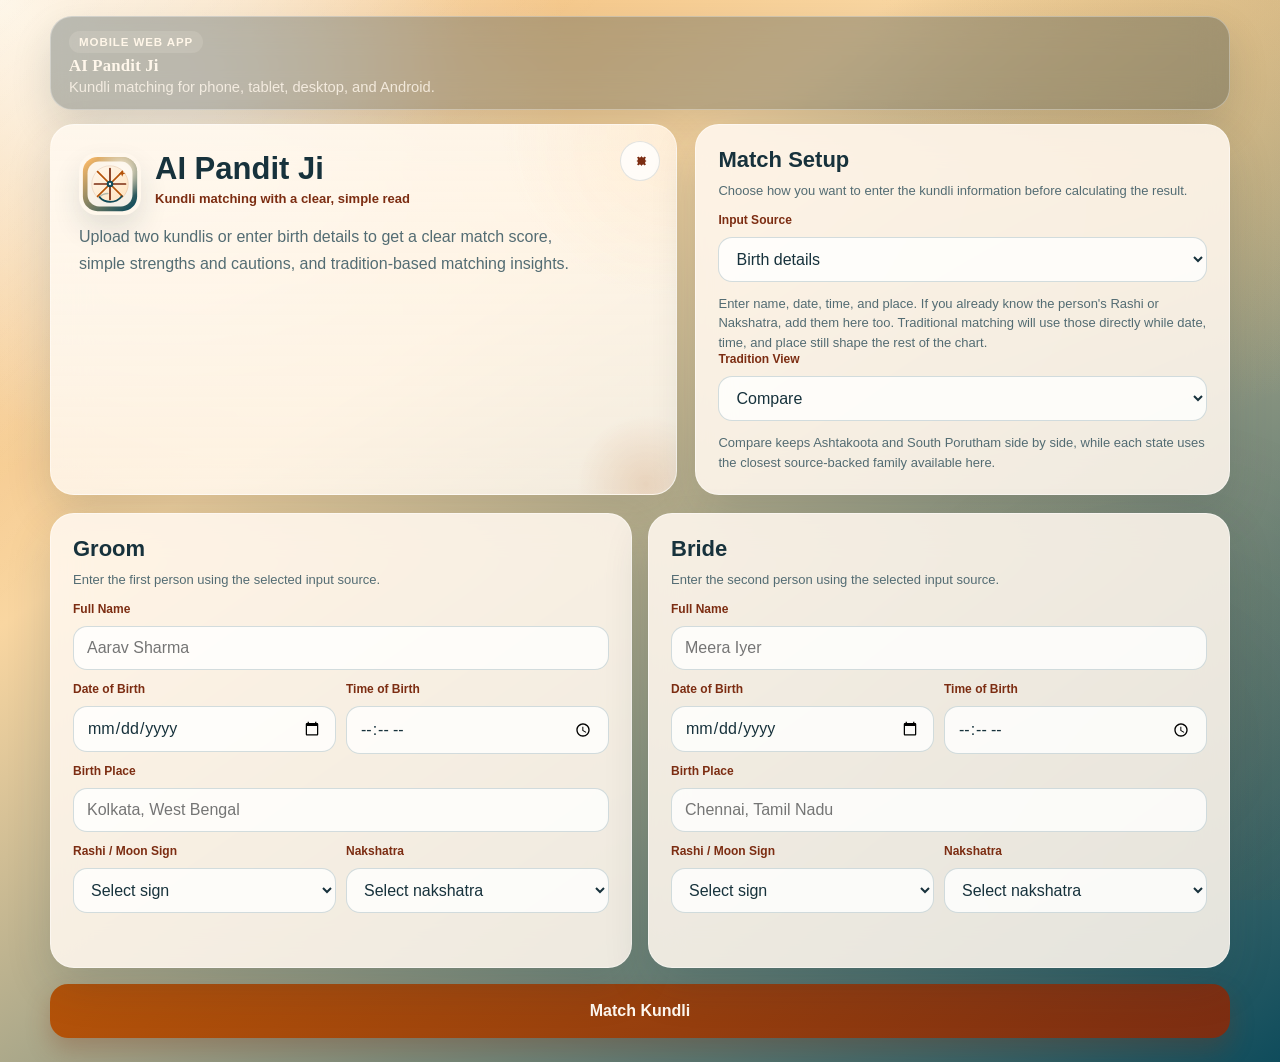
<file: AI-Pandit-Ji-Codemagic-Ready/app/src/main/assets/web/index.html>
<!DOCTYPE html>
<html lang="en">
  <head>
    <meta charset="UTF-8" />
    <meta name="viewport" content="width=device-width, initial-scale=1.0" />
    <meta name="theme-color" content="#b45309" />
    <meta name="description" content="AI Pandit Ji mobile app for kundli matching with birth details, chart upload, OCR, PDF reports, and East or South India readings." />
    <title>AI Pandit Ji App</title>
    <link rel="manifest" href="./manifest.webmanifest" />
    <link rel="stylesheet" href="./app.css" />
  </head>
  <body class="mobile-app">
    <div class="app-topbar">
      <div class="app-topbar-copy">
        <span id="appModeBadge" class="app-mode-badge">Mobile Web App</span>
        <strong>AI Pandit Ji</strong>
        <p>Kundli matching for phone, tablet, desktop, and Android.</p>
      </div>
      <button id="installAppButton" class="secondary-button app-install-button hidden-app-action" type="button">
        Install App
      </button>
    </div>

    <div id="appInstallNote" class="app-install-note hidden-app-action" aria-live="polite"></div>

    <div id="settingsBackdrop" class="settings-backdrop hidden-settings"></div>

    <aside id="settingsPanel" class="settings-panel hidden-settings" aria-hidden="true">
      <div class="settings-panel-header">
        <div>
          <p class="hero-kicker">Settings</p>
          <h2>Auto-Fill</h2>
        </div>
        <button
          id="closeSettingsButton"
          class="settings-close-button"
          type="button"
          aria-label="Close settings"
        >
          <span aria-hidden="true">x</span>
        </button>
      </div>

      <div class="settings-section">
        <div class="section-heading compact-heading">
          <p>Choose the file language for better reading of kundli images and PDFs.</p>
        </div>

        <label class="field">
          <span>Kundli File Language</span>
          <select id="imageLanguage" name="imageLanguage">
            <option value="auto">Auto detect</option>
            <option value="english">English or Roman</option>
            <option value="hindi">Hindi or Sanskrit</option>
            <option value="bengali">Bengali</option>
            <option value="odia">Odia</option>
            <option value="tamil">Tamil</option>
            <option value="telugu">Telugu</option>
            <option value="kannada">Kannada</option>
            <option value="malayalam">Malayalam</option>
            <option value="gujarati">Gujarati</option>
            <option value="punjabi">Punjabi or Gurmukhi</option>
          </select>
        </label>

        <p class="helper-text">
          AI Pandit Ji uses free OCR automatically. Handwritten kundlis may still need a quick manual review after auto-fill.
        </p>
      </div>
    </aside>

    <main class="app-shell">
      <section class="hero-card">
        <button
          id="openSettingsButton"
          class="settings-trigger"
          type="button"
          aria-label="Open settings"
          title="Settings"
        >
          <svg viewBox="0 0 24 24" aria-hidden="true" focusable="false">
            <path
              d="M12 8.75A3.25 3.25 0 1 0 12 15.25A3.25 3.25 0 1 0 12 8.75ZM19.1 13.1L20.7 12L19.1 10.9L18.7 9.1L20 7.7L18.3 6L16.9 7.3L15.1 6.9L14 5.3L12.9 6.9L11.1 7.3L9.7 6L8 7.7L9.3 9.1L8.9 10.9L7.3 12L8.9 13.1L9.3 14.9L8 16.3L9.7 18L11.1 16.7L12.9 17.1L14 18.7L15.1 17.1L16.9 16.7L18.3 18L20 16.3L18.7 14.9L19.1 13.1Z"
            ></path>
          </svg>
        </button>
        <div class="hero-brand">
          <img src="./shared/logo.svg" alt="AI Pandit Ji logo" class="hero-logo" />
          <div class="hero-title-group">
            <h1>AI Pandit Ji</h1>
            <p class="hero-subtitle">Kundli matching with a clear, simple read</p>
          </div>
        </div>
        <p class="hero-copy">
          Upload two kundlis or enter birth details to get a clear match score,
          simple strengths and cautions, and tradition-based matching insights.
        </p>
      </section>

      <section class="control-card">
        <div class="section-heading">
          <h2>Match Setup</h2>
          <p>Choose how you want to enter the kundli information before calculating the result.</p>
        </div>

        <label class="field">
          <span>Input Source</span>
          <select id="inputMode" name="inputMode">
            <option value="birth">Birth details</option>
            <option value="chart">Kundli file and chart values</option>
          </select>
        </label>

        <p id="inputHint" class="tradition-hint">
          Enter name, date, time, and place. The app will build the matching
          inputs and chart checks automatically.
        </p>

        <label id="traditionField" class="field">
          <span>Tradition View</span>
          <select id="traditionMode" name="traditionMode">
            <option value="compare">Compare</option>
            <option value="andhra-pradesh">Andhra Pradesh</option>
            <option value="arunachal-pradesh">Arunachal Pradesh</option>
            <option value="assam">Assam</option>
            <option value="bihar">Bihar</option>
            <option value="chhattisgarh">Chhattisgarh</option>
            <option value="goa">Goa</option>
            <option value="gujarat">Gujarat</option>
            <option value="haryana">Haryana</option>
            <option value="himachal-pradesh">Himachal Pradesh</option>
            <option value="jharkhand">Jharkhand</option>
            <option value="karnataka">Karnataka</option>
            <option value="kerala">Kerala</option>
            <option value="madhya-pradesh">Madhya Pradesh</option>
            <option value="maharashtra">Maharashtra</option>
            <option value="manipur">Manipur</option>
            <option value="meghalaya">Meghalaya</option>
            <option value="mizoram">Mizoram</option>
            <option value="nagaland">Nagaland</option>
            <option value="odisha">Odisha</option>
            <option value="punjab">Punjab</option>
            <option value="rajasthan">Rajasthan</option>
            <option value="sikkim">Sikkim</option>
            <option value="tamil-nadu">Tamil Nadu</option>
            <option value="telangana">Telangana</option>
            <option value="tripura">Tripura</option>
            <option value="uttar-pradesh">Uttar Pradesh</option>
            <option value="uttarakhand">Uttarakhand</option>
            <option value="west-bengal">West Bengal</option>
          </select>
        </label>

        <p id="traditionHint" class="tradition-hint">
          Compare keeps Ashtakoota and South Porutham side by side. Each state
          uses the closest source-backed matching family available here.
        </p>
      </section>

      <form id="matchForm" class="match-form">
        <section class="person-card">
          <div class="section-heading">
            <h2>Groom</h2>
            <p>Enter the first person using the selected input source.</p>
          </div>

          <div class="mode-panel" data-input-mode="birth">
            <label class="field">
              <span>Full Name</span>
              <input type="text" name="personAName" placeholder="Aarav Sharma" required />
            </label>

            <div class="field-row">
              <label class="field">
                <span>Date of Birth</span>
                <input type="date" name="personADate" required />
              </label>

              <label class="field">
                <span>Time of Birth</span>
                <input type="time" name="personATime" required />
              </label>
            </div>

            <label class="field">
              <span>Birth Place</span>
              <input type="text" name="personAPlace" list="personAPlaceSuggestions" placeholder="Kolkata, West Bengal" autocomplete="off" required />
            </label>
            <datalist id="personAPlaceSuggestions"></datalist>
            <div class="chart-grid">
              <label class="field">
                <span>Rashi / Moon Sign</span>
                <select name="personARashi" class="chart-select" data-options="zodiac" data-placeholder="Select sign"></select>
              </label>

              <label class="field">
                <span>Nakshatra</span>
                <select name="personANakshatra" class="chart-select" data-options="nakshatra" data-placeholder="Select nakshatra"></select>
              </label>
            </div>
            <p id="personAPlaceStatus" class="status-text"></p>
          </div>

          <div class="mode-panel hidden-mode" data-input-mode="chart">
            <label class="field">
              <span>Full Name</span>
              <input type="text" name="personAChartName" placeholder="Aarav Sharma" required />
            </label>

            <label class="field">
              <span>Kundli File</span>
              <input class="file-input" type="file" name="personAChartImage" accept="image/*,.pdf,application/pdf" />
            </label>

            <div id="personAChartPreview" class="image-preview is-empty">
              <span>Upload a kundli image, screenshot, or PDF</span>
            </div>

            <div class="chart-actions">
              <button type="button" class="secondary-button auto-fill-button" data-person="A">
                Auto-fill from file
              </button>
              <p id="personAChartStatus" class="status-text">
                Upload a kundli image or PDF to auto-fill the chart values.
              </p>
            </div>

            <div class="chart-grid">
              <label class="field">
                <span>Lagna Sign</span>
                <select name="personAChartLagna" class="chart-select" data-options="zodiac" required></select>
              </label>

              <label class="field">
                <span>Moon Sign</span>
                <select name="personAChartMoon" class="chart-select" data-options="zodiac" required></select>
              </label>

              <label class="field chart-span-2">
                <span>Nakshatra</span>
                <select name="personAChartNakshatra" class="chart-select" data-options="nakshatra" required></select>
              </label>
            </div>

            <div class="chart-grid middle-entry-grid">
              <label class="field">
                <span>Mind Number</span>
                <input type="number" min="1" max="9" name="personAChartMind" placeholder="4" required />
              </label>

              <label class="field">
                <span>Home Number</span>
                <input type="number" min="1" max="9" name="personAChartHome" placeholder="7" required />
              </label>

              <label class="field chart-span-2">
                <span>Purpose Number</span>
                <input type="number" min="1" max="9" name="personAChartPurpose" placeholder="2" required />
              </label>
            </div>

            <label class="field">
              <span>Mars House For Kuja Dosha</span>
              <input type="number" min="1" max="12" name="personAChartMarsHouse" placeholder="Optional: 7" />
            </label>

            <label class="field">
              <span>Visible Notes or Placements</span>
              <textarea
                name="personAChartNotes"
                rows="3"
                placeholder="Optional: handwritten signs, major placements, or visible numbers from the kundli."
              ></textarea>
            </label>
            <input type="hidden" name="personAChartStructure" />
            <input type="hidden" name="personAChartConfidence" />
          </div>

        </section>

        <section class="person-card">
          <div class="section-heading">
            <h2>Bride</h2>
            <p>Enter the second person using the selected input source.</p>
          </div>

          <div class="mode-panel" data-input-mode="birth">
            <label class="field">
              <span>Full Name</span>
              <input type="text" name="personBName" placeholder="Meera Iyer" required />
            </label>

            <div class="field-row">
              <label class="field">
                <span>Date of Birth</span>
                <input type="date" name="personBDate" required />
              </label>

              <label class="field">
                <span>Time of Birth</span>
                <input type="time" name="personBTime" required />
              </label>
            </div>

            <label class="field">
              <span>Birth Place</span>
              <input type="text" name="personBPlace" list="personBPlaceSuggestions" placeholder="Chennai, Tamil Nadu" autocomplete="off" required />
            </label>
            <datalist id="personBPlaceSuggestions"></datalist>
            <div class="chart-grid">
              <label class="field">
                <span>Rashi / Moon Sign</span>
                <select name="personBRashi" class="chart-select" data-options="zodiac" data-placeholder="Select sign"></select>
              </label>

              <label class="field">
                <span>Nakshatra</span>
                <select name="personBNakshatra" class="chart-select" data-options="nakshatra" data-placeholder="Select nakshatra"></select>
              </label>
            </div>
            <p id="personBPlaceStatus" class="status-text"></p>
          </div>

          <div class="mode-panel hidden-mode" data-input-mode="chart">
            <label class="field">
              <span>Full Name</span>
              <input type="text" name="personBChartName" placeholder="Meera Iyer" required />
            </label>

            <label class="field">
              <span>Kundli File</span>
              <input class="file-input" type="file" name="personBChartImage" accept="image/*,.pdf,application/pdf" />
            </label>

            <div id="personBChartPreview" class="image-preview is-empty">
              <span>Upload a kundli image, screenshot, or PDF</span>
            </div>

            <div class="chart-actions">
              <button type="button" class="secondary-button auto-fill-button" data-person="B">
                Auto-fill from file
              </button>
              <p id="personBChartStatus" class="status-text">
                Upload a kundli image or PDF to auto-fill the chart values.
              </p>
            </div>

            <div class="chart-grid">
              <label class="field">
                <span>Lagna Sign</span>
                <select name="personBChartLagna" class="chart-select" data-options="zodiac" required></select>
              </label>

              <label class="field">
                <span>Moon Sign</span>
                <select name="personBChartMoon" class="chart-select" data-options="zodiac" required></select>
              </label>

              <label class="field chart-span-2">
                <span>Nakshatra</span>
                <select name="personBChartNakshatra" class="chart-select" data-options="nakshatra" required></select>
              </label>
            </div>

            <div class="chart-grid middle-entry-grid">
              <label class="field">
                <span>Mind Number</span>
                <input type="number" min="1" max="9" name="personBChartMind" placeholder="6" required />
              </label>

              <label class="field">
                <span>Home Number</span>
                <input type="number" min="1" max="9" name="personBChartHome" placeholder="3" required />
              </label>

              <label class="field chart-span-2">
                <span>Purpose Number</span>
                <input type="number" min="1" max="9" name="personBChartPurpose" placeholder="8" required />
              </label>
            </div>

            <label class="field">
              <span>Mars House For Kuja Dosha</span>
              <input type="number" min="1" max="12" name="personBChartMarsHouse" placeholder="Optional: 8" />
            </label>

            <label class="field">
              <span>Visible Notes or Placements</span>
              <textarea
                name="personBChartNotes"
                rows="3"
                placeholder="Optional: handwritten signs, major placements, or visible numbers from the kundli."
              ></textarea>
            </label>
            <input type="hidden" name="personBChartStructure" />
            <input type="hidden" name="personBChartConfidence" />
          </div>

        </section>

        <button class="primary-button" type="submit">Match Kundli</button>
      </form>

      <section id="results" class="results-panel hidden" aria-live="polite">
        <div class="result-summary">
          <div>
            <p id="resultKicker" class="result-kicker">Easy Match Report</p>
            <h2 id="overallTitle">Balanced Match</h2>
            <p id="overallNarrative" class="result-copy"></p>
          </div>

          <div class="score-pill">
            <span id="overallScore">0.0</span>
            <small>/ 36</small>
          </div>
        </div>

        <div class="result-actions">
          <label class="report-language-picker">
            <span id="reportLanguageLabel">Report Language</span>
            <select id="reportLanguage">
              <option value="en">English</option>
              <option value="hi">हिन्दी</option>
              <option value="bn">বাংলা</option>
              <option value="te">తెలుగు</option>
              <option value="mr">मराठी</option>
              <option value="ta">தமிழ்</option>
              <option value="gu">ગુજરાતી</option>
              <option value="kn">ಕನ್ನಡ</option>
              <option value="ml">മലയാളം</option>
              <option value="pa">ਪੰਜਾਬੀ</option>
              <option value="or">ଓଡ଼ିଆ</option>
            </select>
          </label>
          <button id="downloadReportButton" class="secondary-button" type="button" disabled>
            Download PDF
          </button>
        </div>

        <section id="resultReadSection" class="results-section">
          <div class="section-heading">
            <h3 id="sectionReadTitle">Match Details</h3>
            <p id="sectionReadDesc">A quick and simple reading of this match.</p>
          </div>
          <div id="decisionCards" class="decision-grid"></div>
        </section>

        <section id="resultPrioritySection" class="results-section">
          <div class="section-heading">
            <h3 id="sectionPriorityTitle">Main Things To Check</h3>
            <p id="sectionPriorityDesc">Look at these first before deciding.</p>
          </div>
          <div id="priorityChecks" class="priority-grid"></div>
        </section>

        <section id="resultBasisSection" class="results-section">
          <div class="section-heading">
            <h3 id="sectionBasisTitle">Used For Matching</h3>
            <p id="sectionBasisDesc">These are the main kundli factors used here.</p>
          </div>
          <div id="chartBasisGrid" class="basis-grid"></div>
        </section>

        <section id="resultKundaliSection" class="results-section">
          <div class="section-heading">
            <h3 id="sectionKundaliTitle">Chart Snapshot</h3>
            <p id="sectionKundaliDesc">Chart data used in this match.</p>
          </div>
          <div id="kundaliCreationGrid" class="kundali-grid"></div>
        </section>

        <section id="resultTrustSection" class="results-section">
          <div class="section-heading">
            <h3 id="sectionTrustTitle">Important Notes</h3>
            <p id="sectionTrustDesc">Read these notes before trusting the result fully.</p>
          </div>
          <ul id="trustNotesList" class="insight-list caution-list"></ul>
        </section>

        <section id="resultMiddleSection" class="results-section">
          <div class="section-heading">
            <h3 id="sectionMiddleTitle">Kundli Numbers</h3>
            <p id="sectionMiddleDesc">These support numbers are also used in the match.</p>
          </div>
          <div id="middleNumbers" class="middle-grid"></div>
        </section>

        <section id="resultRegionalSection" class="results-section">
          <div class="section-heading">
            <h3 id="sectionRegionalTitle">Regional Reading</h3>
            <p id="sectionRegionalDesc">See how East and South styles read this match.</p>
          </div>
          <div id="regionalCards" class="regional-grid"></div>
        </section>

        <section id="resultGoodSection" class="results-section">
          <div class="section-heading">
            <h3 id="sectionGoodTitle">Good Signs</h3>
            <p id="sectionGoodDesc">Positive points in simple words.</p>
          </div>
          <ul id="positivesList" class="insight-list"></ul>
        </section>

        <section id="resultCareSection" class="results-section">
          <div class="section-heading">
            <h3 id="sectionCareTitle">Care Points</h3>
            <p id="sectionCareDesc">Areas that may need more attention.</p>
          </div>
          <ul id="cautionsList" class="insight-list caution-list"></ul>
        </section>

        <section id="resultChecksSection" class="results-section">
          <div class="section-heading">
            <h3 id="sectionChecksTitle">Score Details</h3>
            <p id="sectionChecksDesc">These checks build the final score.</p>
          </div>
          <div id="breakdownGrid" class="breakdown-grid"></div>
        </section>

        <p id="resultsFootnote" class="footnote">
          AI Pandit Ji uses a simplified, educational matching model for quick guidance.
          For formal marriage decisions, a full horoscope review is still important.
        </p>
      </section>
    </main>

    <script src="./shared/vendor/astronomy.browser.min.js"></script>
    <script src="./shared/vendor/html2canvas.min.js"></script>
    <script src="./shared/popup.js"></script>
    <script src="./app-shell.js"></script>
  </body>
</html>
</file>
<file: AI-Pandit-Ji-Codemagic-Ready/app/src/main/assets/web/app.css>
@import url("./shared/styles.css");

:root {
  --app-shell-max: 1180px;
}

html {
  width: 100%;
  min-width: 100%;
  max-width: none;
  min-height: 100%;
  background:
    radial-gradient(circle at top left, rgba(255, 249, 237, 0.92), transparent 28%),
    radial-gradient(circle at top right, rgba(244, 191, 117, 0.32), transparent 24%),
    linear-gradient(145deg, #f0b46b 0%, #f9d6a1 32%, #0f4c5c 100%);
}

body.mobile-app {
  width: 100%;
  min-width: 100%;
  max-width: none;
  min-height: 100vh;
  margin: 0;
  padding:
    calc(16px + env(safe-area-inset-top))
    clamp(14px, 2.8vw, 30px)
    calc(24px + env(safe-area-inset-bottom));
  background:
    radial-gradient(circle at 15% 8%, rgba(255, 251, 244, 0.6), transparent 26%),
    radial-gradient(circle at 88% 14%, rgba(244, 190, 115, 0.28), transparent 20%),
    transparent;
}

body.mobile-app::before {
  content: "";
  position: fixed;
  inset: 0;
  pointer-events: none;
  background:
    linear-gradient(135deg, rgba(255, 255, 255, 0.1), transparent 28%),
    radial-gradient(circle at 90% 82%, rgba(180, 83, 9, 0.08), transparent 24%);
}

.app-topbar {
  display: flex;
  align-items: center;
  justify-content: space-between;
  gap: 14px;
  width: min(100%, var(--app-shell-max));
  margin: 0 auto 14px;
  padding: 14px 18px;
  border: 1px solid rgba(255, 255, 255, 0.34);
  border-radius: 22px;
  background: rgba(20, 43, 55, 0.28);
  backdrop-filter: blur(16px);
  box-shadow: 0 18px 40px rgba(15, 38, 45, 0.14);
  color: #fff7eb;
}

.app-topbar-copy {
  display: flex;
  flex-direction: column;
  gap: 3px;
  min-width: 0;
}

.app-topbar-copy strong {
  font-family: "Iowan Old Style", "Palatino Linotype", Georgia, serif;
  font-size: 1.05rem;
  letter-spacing: 0.01em;
}

.app-topbar-copy p {
  margin: 0;
  font-size: 0.92rem;
  color: rgba(255, 247, 235, 0.82);
}

.app-mode-badge {
  display: inline-flex;
  align-items: center;
  width: fit-content;
  padding: 5px 10px;
  border-radius: 999px;
  background: rgba(255, 244, 230, 0.14);
  color: #fff6e8;
  font-size: 0.72rem;
  font-weight: 700;
  letter-spacing: 0.08em;
  text-transform: uppercase;
}

.app-install-button {
  flex: 0 0 auto;
  min-width: 136px;
  border-color: rgba(255, 240, 220, 0.34);
  background: rgba(255, 250, 240, 0.9);
}

.app-install-note {
  width: min(100%, var(--app-shell-max));
  margin: 0 auto 14px;
  padding: 12px 16px;
  border-radius: 18px;
  background: rgba(255, 249, 241, 0.86);
  border: 1px solid rgba(180, 83, 9, 0.16);
  color: var(--accent-deep);
  box-shadow: 0 14px 28px rgba(23, 50, 60, 0.08);
  font-size: 0.93rem;
  line-height: 1.45;
}

.hidden-app-action {
  display: none;
}

body.mobile-app .app-shell {
  position: relative;
  z-index: 1;
  width: 100%;
  max-width: var(--app-shell-max);
  margin: 0 auto;
  display: grid;
  grid-template-columns: minmax(0, 1.08fr) minmax(320px, 0.92fr);
  gap: 18px;
}

body.mobile-app .hero-card,
body.mobile-app .control-card,
body.mobile-app .person-card,
body.mobile-app .results-panel {
  width: 100%;
  border-color: rgba(255, 255, 255, 0.44);
  backdrop-filter: blur(18px);
}

body.mobile-app .hero-card {
  min-height: 100%;
  padding: 28px;
  background:
    radial-gradient(circle at top right, rgba(255, 216, 168, 0.28), transparent 24%),
    linear-gradient(180deg, rgba(255, 248, 238, 0.92), rgba(255, 250, 244, 0.78));
}

body.mobile-app .control-card,
body.mobile-app .person-card,
body.mobile-app .results-panel {
  padding: 22px;
}

body.mobile-app .hero-brand {
  align-items: flex-start;
}

body.mobile-app .hero-copy {
  max-width: 58ch;
  font-size: 1rem;
  line-height: 1.7;
}

body.mobile-app .control-card {
  align-self: stretch;
}

body.mobile-app .match-form,
body.mobile-app .results-panel {
  grid-column: 1 / -1;
}

body.mobile-app .match-form {
  display: grid;
  grid-template-columns: repeat(2, minmax(0, 1fr));
  gap: 16px;
}

body.mobile-app .person-card {
  min-height: 100%;
}

body.mobile-app .match-form > .primary-button {
  grid-column: 1 / -1;
  min-height: 54px;
  border-radius: 18px;
  font-size: 1rem;
}

body.mobile-app .results-panel {
  margin-bottom: 20px;
}

body.mobile-app .result-actions {
  grid-template-columns: minmax(0, 1.2fr) minmax(210px, 0.8fr);
}

body.mobile-app .stats-grid,
body.mobile-app .decision-grid,
body.mobile-app .basis-grid,
body.mobile-app .regional-grid,
body.mobile-app .breakdown-grid {
  grid-template-columns: repeat(2, minmax(0, 1fr));
}

body.mobile-app .priority-grid {
  grid-template-columns: repeat(2, minmax(0, 1fr));
}

body.mobile-app .decision-card.wide {
  grid-column: 1 / -1;
}

body.mobile-app .results-panel .section-heading h3 {
  font-size: clamp(1.55rem, 2.2vw, 2rem);
}

@media (max-width: 980px) {
  body.mobile-app .app-shell {
    grid-template-columns: 1fr;
  }

  body.mobile-app .control-card {
    order: 1;
  }

  body.mobile-app .hero-card {
    order: 0;
  }

  body.mobile-app .match-form {
    order: 2;
  }

  body.mobile-app .results-panel {
    order: 3;
  }
}

@media (max-width: 860px) {
  body.mobile-app .match-form,
  body.mobile-app .stats-grid,
  body.mobile-app .decision-grid,
  body.mobile-app .basis-grid,
  body.mobile-app .priority-grid,
  body.mobile-app .regional-grid,
  body.mobile-app .breakdown-grid {
    grid-template-columns: 1fr;
  }
}

@media (max-width: 700px) {
  .app-topbar {
    flex-direction: column;
    align-items: stretch;
  }

  .app-install-button {
    width: 100%;
  }

  body.mobile-app .result-actions {
    grid-template-columns: 1fr;
  }
}

@media (max-width: 640px) {
  body.mobile-app {
    padding:
      calc(12px + env(safe-area-inset-top))
      12px
      calc(92px + env(safe-area-inset-bottom));
  }

  body.mobile-app .hero-card,
  body.mobile-app .control-card,
  body.mobile-app .person-card,
  body.mobile-app .results-panel {
    padding: 18px;
    border-radius: 22px;
  }

  body.mobile-app .hero-card {
    padding-top: 22px;
  }

  body.mobile-app .match-form > .primary-button {
    position: sticky;
    bottom: calc(12px + env(safe-area-inset-bottom));
    z-index: 8;
    box-shadow: 0 16px 26px rgba(124, 45, 18, 0.24);
  }
}
</file>
